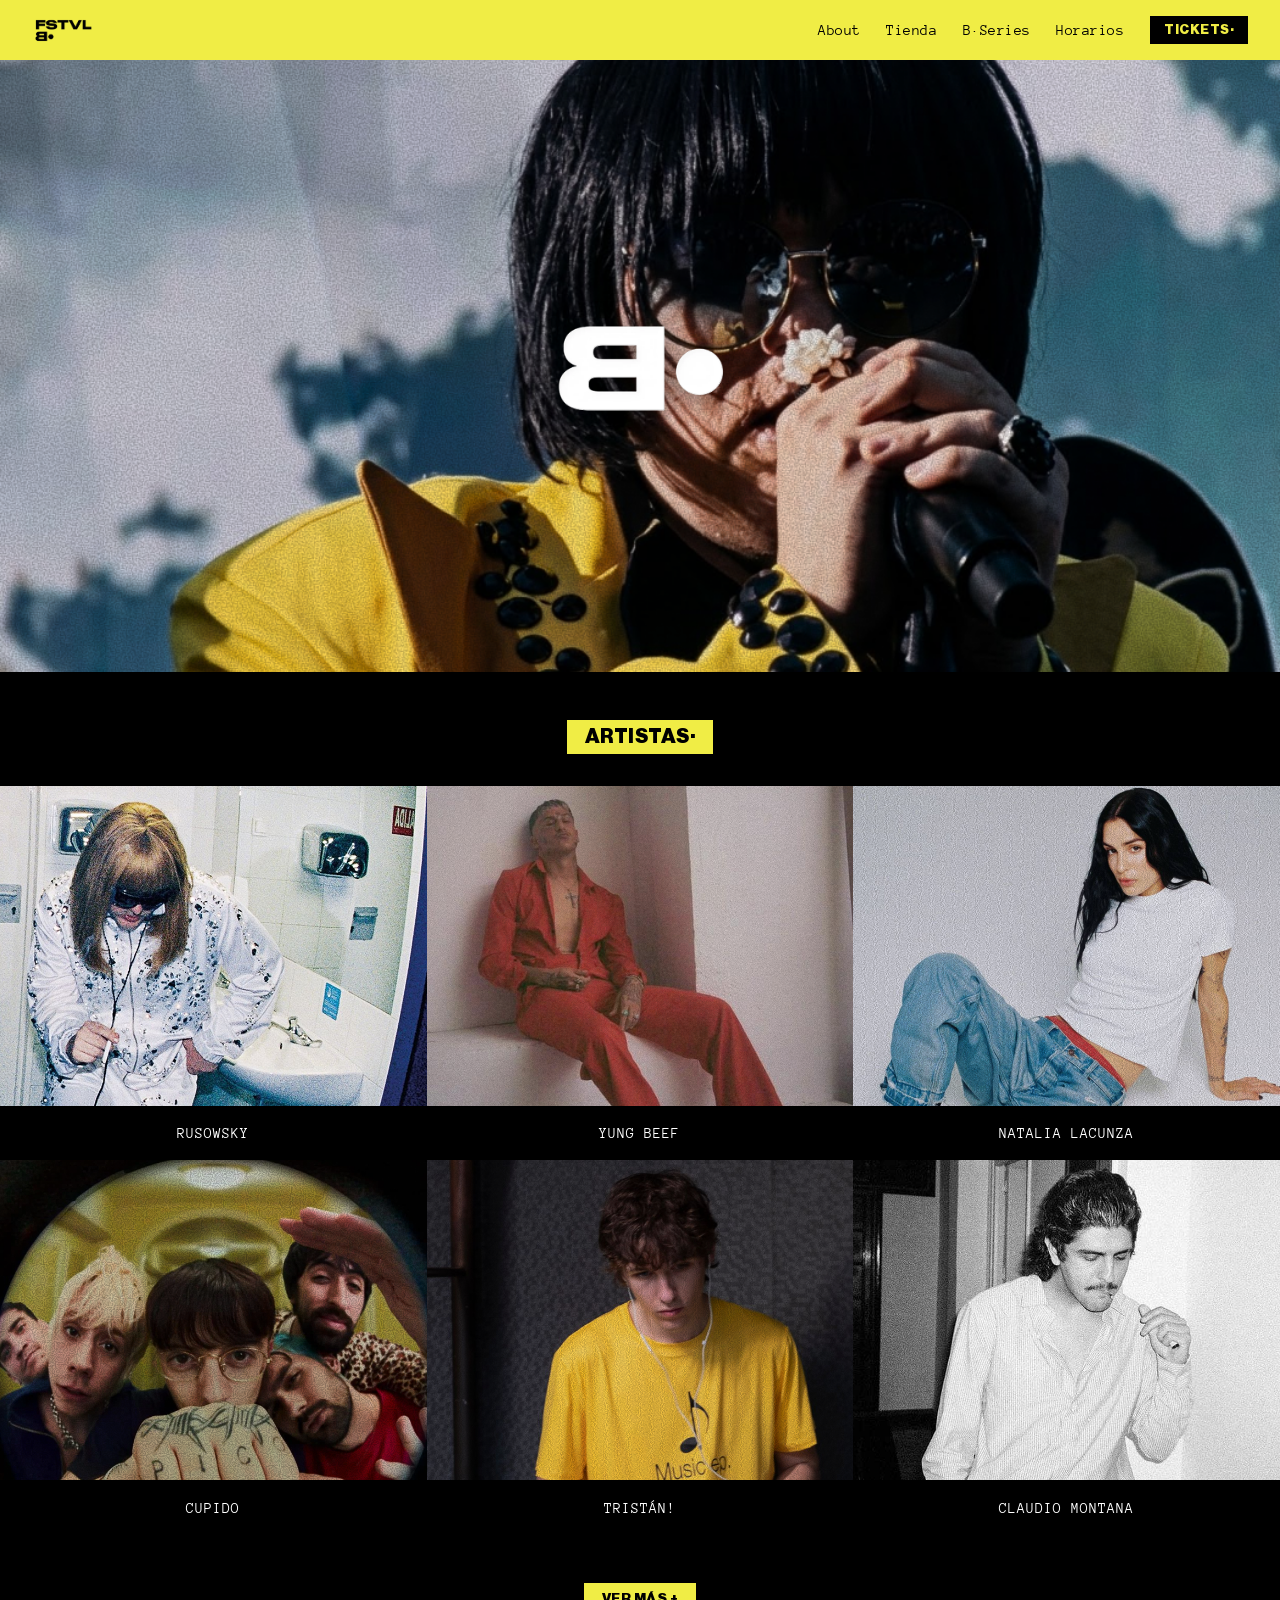
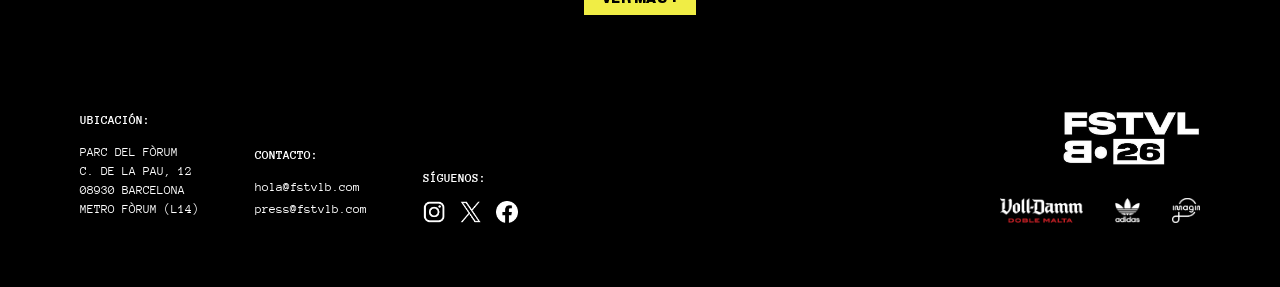
<file: index.html>
<!DOCTYPE html>
<html lang="en">
<head>
    <meta charset="UTF-8">
    <meta name="viewport" content="width=device-width, initial-scale=1.0">
    <title>HOME FESTIVAL B</title>
    <link rel="stylesheet" href="css/style.css">
    <link rel="icon" type="image/png" href="multimedia/LOGO BUSCADOR.png">
</head>

<body>
    <!-- BARRA DE NAVEGACIÓN -->
    <nav class="barra">
        <div class="logo">
            <a href="#">
                <img src="multimedia/LOGO MENU.png" alt="FSTVL B.">
            </a>
        </div>

        <ul class="nav-links">
            <li><a href="about.html">About</a></li>
            <li><a href="tienda.html">Tienda</a></li>
            <li><a href="series.html">B·Series</a></li>
            <li><a href="horarios.html">Horarios</a></li>
            <li><a href="tickets.html" class="btn-tickets">TICKETS·</a></li>
        </ul>

        <div class="hamburger">
        <img src="multimedia/icons8-menú-30.png" alt="menu">
        </div>
    </nav>


    <!-- HERO -->
    <header id="hero">
        <img class="hero-bg" src="multimedia/imagen rusow hero.png" alt="Rusowsky">
        <div class="hero-center-logo">
            <img src="multimedia/LOGO.png" alt="Festival B">
        </div>
    </header>


    <!-- SECCIÓN ARTISTAS -->
    <section id="artistas">
        <div class="titulo-contenedor">
        <h2 class="titulo-artistas">ARTISTAS·</h2>
    </div>

    <div class="artistas-grid">
        <div class="columna">
            <img src="multimedia/RUSOW 1.png" alt="Rusowsky">
            <p class="Rusowsky">RUSOWSKY</p>
        </div>

        <div class="columna">
            <img src="multimedia/yung beef.png" alt="Yung Beef">
            <p class="nYung Beef">YUNG BEEF</p>
        </div>

        <div class="columna">
            <img src="multimedia/natalia.png" alt="Natalia Lacunza">
            <p class="Natalia Lacunza">NATALIA LACUNZA</p>
        </div>

        <div class="columna">
            <img src="multimedia/cupido.png" alt="Cupido">
            <p class="Cupido">CUPIDO</p>
        </div>

        <div class="columna">
            <img src="multimedia/tristan.png" alt="Tristan">
            <p class="Tristan">TRISTÁN!</p>
        </div>

        <div class="columna">
            <img src="multimedia/claudio.png" alt="Claudio Montana">
            <p class="Claudio Montana">CLAUDIO MONTANA</p>
        </div>
    </div>

    <div class="boton-contenedor">
        <a href="series.html" class="btn-ver-mas">VER MÁS +</a>
    </div>
    </section>
    
    <!-- FOOTER -->
    <footer id="footer">
        <div class="footer-contenedor">
            
            <div class="footer-info">
                <div class="info">
                    <p class="info-titulo">UBICACIÓN:</p>
                    <p>PARC DEL FÒRUM
                       C. DE LA PAU, 12
                       08930 BARCELONA
                       METRO FÒRUM (L14)</p>
                </div>

                <div class="info">
                    <p class="info-titulo">CONTACTO:</p>
                    <p>hola@fstvlb.com</p>
                    <p>press@fstvlb.com</p>
                </div>

                <div class="info">
                    <p class="info-titulo">SÍGUENOS:</p>
                    <div class="redes-iconos">
                        <a href="https://www.instagram.com/fstvl_b/?hl=es"><img src="multimedia/logo insta.png" alt="Instagram"></a>

                        <a href="https://x.com/Fstvl_B"><img src="multimedia/logo twitter.png" alt="X"></a>

                        <a href="https://www.facebook.com/fstvlb/?locale=es_ES"><img src="multimedia/logo facebook.png" alt="Facebook"></a>
                    </div>
                </div>

            </div>

            <div class="footer-marcas">
                <div class="logo-festival-footer">
                    <img src="multimedia/logo festival b 2026.png" alt="FSTVL B 26">
                </div>
                <div class="sponsors">
                    <img src="multimedia/logo voll damm.png" alt="Voll-Damm">

                    <img src="multimedia/logo adidas.png" alt="Adidas">

                    <img src="multimedia/logo imagin.png" alt="Imagin">
                </div>
            </div>

        </div>
    </footer>

    <!-- JS -->
    <script src="js/script.js"></script>
</body>
</html>
</file>
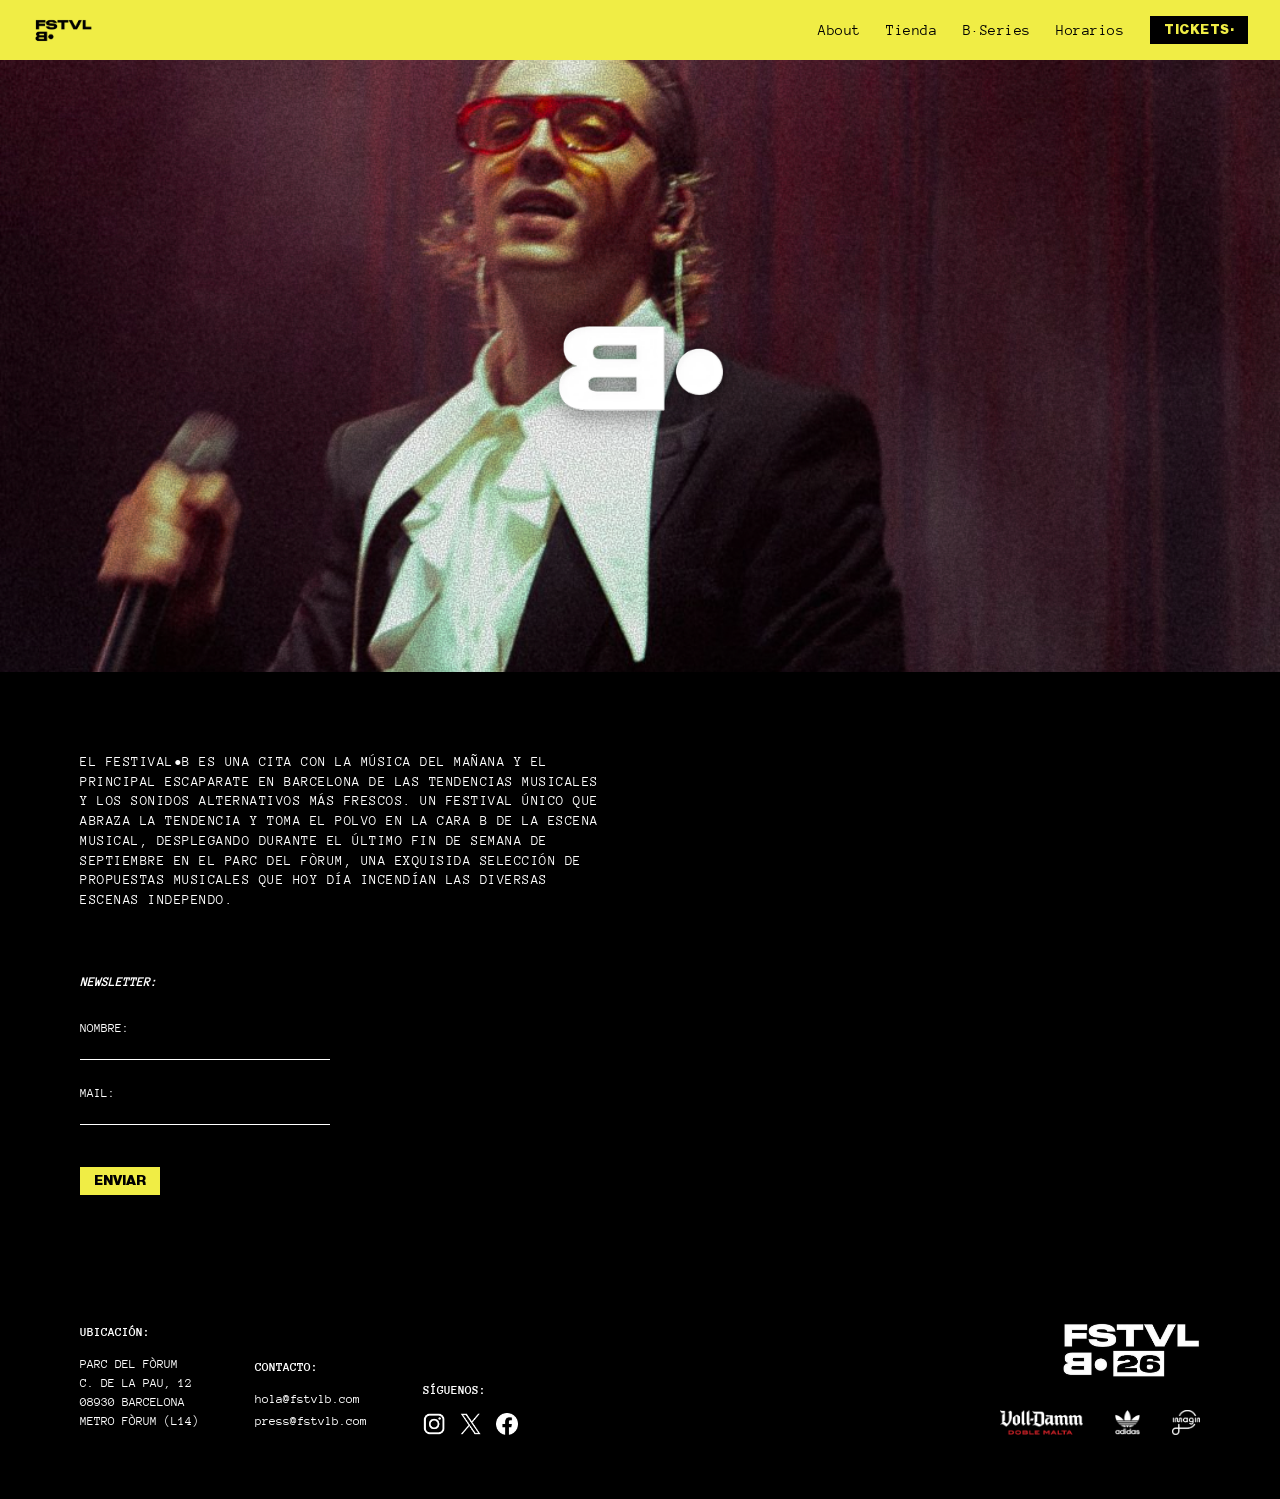
<file: about.html>
<!DOCTYPE html>
<html lang="en">
<head>
    <meta charset="UTF-8">
    <meta name="viewport" content="width=device-width, initial-scale=1.0">
    <title>ABOUT FESTIVAL B·</title>
    <link rel="stylesheet" href="css/style.css">
    <link rel="icon" type="image/png" href="multimedia/LOGO BUSCADOR.png">
</head>
<body>
    <!-- BARRA DE NAVEGACIÓN -->
    <nav class="barra">
        <div class="logo">
            <a href="index.html">
                <img src="multimedia/LOGO MENU.png" alt="FSTVL B.">
            </a>
        </div>

        <ul class="nav-links">
            <li><a href="about.html">About</a></li>
            <li><a href="tienda.html">Tienda</a></li>
            <li><a href="series.html">B·Series</a></li>
            <li><a href="horarios.html">Horarios</a></li>
            <li><a href="tickets.html" class="btn-tickets">TICKETS·</a></li>
        </ul>

        <div class="hamburger">
        <img src="multimedia/icons8-menú-30.png" alt="menu">
        </div>
    </nav>


    <!-- HERO -->
    <header id="hero">
        <img class="hero-bg" src="multimedia/imagen ralphie hero.png" alt="Ralphie">
        <div class="hero-center-logo">
            <img src="multimedia/LOGO.png" alt="Festival B">
        </div>
    </header>


    <!-- ABOUT Y FORMULARIO -->
    <main class="seccion-about">
        <p class="texto-about">
            EL FESTIVAL•B ES UNA CITA CON LA MÚSICA DEL MAÑANA Y EL PRINCIPAL ESCAPARATE EN BARCELONA DE LAS TENDENCIAS MUSICALES Y LOS SONIDOS ALTERNATIVOS MÁS FRESCOS. UN FESTIVAL ÚNICO QUE ABRAZA LA TENDENCIA Y TOMA EL POLVO EN LA CARA B DE LA ESCENA MUSICAL, DESPLEGANDO DURANTE EL ÚLTIMO FIN DE SEMANA DE SEPTIEMBRE EN EL PARC DEL FÒRUM, UNA EXQUISIDA SELECCIÓN DE PROPUESTAS MUSICALES QUE HOY DÍA INCENDÍAN LAS DIVERSAS ESCENAS INDEPENDO.
        </p>

        <form class="formulario-newsletter">
            <h3 class="newsletter-titulo">NEWSLETTER:</h3>

            <div class="campo-form">
                <label for="nombre">NOMBRE:</label>
                <input type="text" id="nombre" name="nombre">
            </div>

            <div class="form">
                <label for="mail">MAIL:</label>
                <input type="email" id="mail" name="mail">
            </div>

            <button type="submit" class="btn-enviar">ENVIAR</button>
        </form>
    </main>


        <!-- FOOTER -->
    <footer id="footer">
        <div class="footer-contenedor">
            
            <div class="footer-info">
                <div class="info">
                    <p class="info-titulo">UBICACIÓN:</p>
                    <p>PARC DEL FÒRUM
                       C. DE LA PAU, 12
                       08930 BARCELONA
                       METRO FÒRUM (L14)</p>
                </div>

                <div class="info">
                    <p class="info-titulo">CONTACTO:</p>
                    <p>hola@fstvlb.com</p>
                    <p>press@fstvlb.com</p>
                </div>

                <div class="info">
                    <p class="info-titulo">SÍGUENOS:</p>
                    <div class="redes-iconos">
                        <a href="https://www.instagram.com/fstvl_b/?hl=es"><img src="multimedia/logo insta.png" alt="Instagram"></a>

                        <a href="https://x.com/Fstvl_B"><img src="multimedia/logo twitter.png" alt="X"></a>

                        <a href="https://www.facebook.com/fstvlb/?locale=es_ES"><img src="multimedia/logo facebook.png" alt="Facebook"></a>
                    </div>
                </div>

            </div>

            <div class="footer-marcas">
                <div class="logo-festival-footer">
                    <img src="multimedia/logo festival b 2026.png" alt="FSTVL B 26">
                </div>
                <div class="sponsors">
                    <img src="multimedia/logo voll damm.png" alt="Voll-Damm">

                    <img src="multimedia/logo adidas.png" alt="Adidas">

                    <img src="multimedia/logo imagin.png" alt="Imagin">
                </div>
            </div>

        </div>
    </footer>

    <!-- JS -->
    <script src="js/script.js"></script>
</body>
</html>
</file>
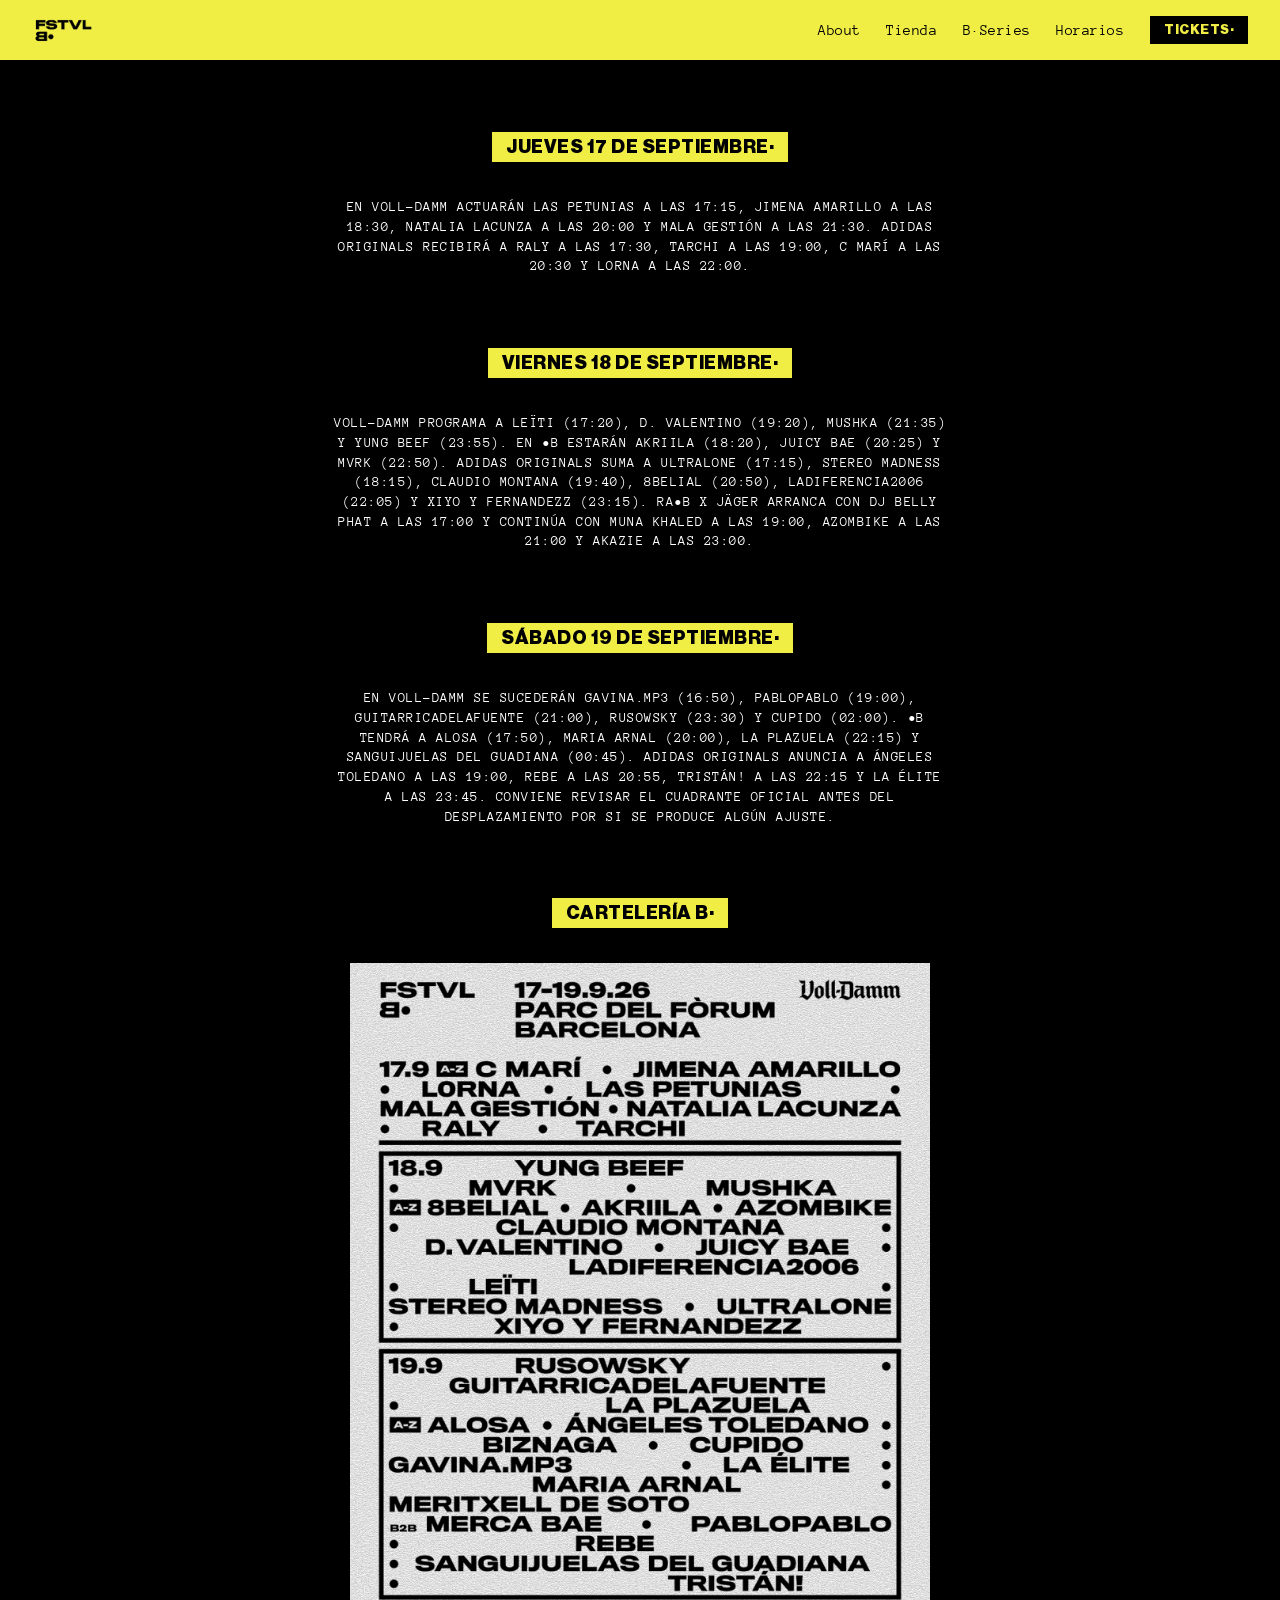
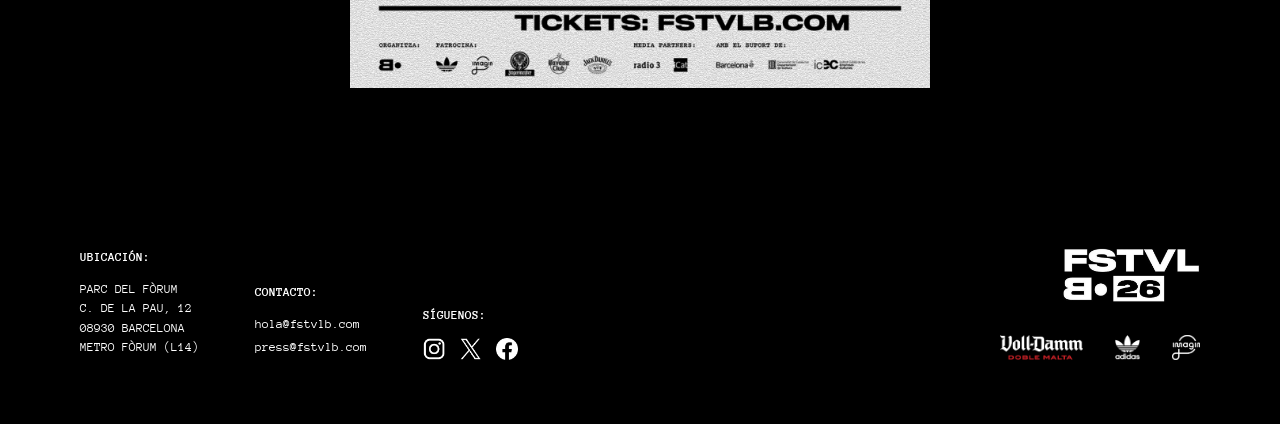
<file: horarios.html>
<!DOCTYPE html>
<html lang="en">
<head>
    <meta charset="UTF-8">
    <meta name="viewport" content="width=device-width, initial-scale=1.0">
    <title>HORARIOS FESTIVAL B·</title>
    <link rel="stylesheet" href="css/style.css">
    <link rel="icon" type="image/png" href="multimedia/LOGO BUSCADOR.png">
</head>
<body>
     <!-- BARRA DE NAVEGACIÓN -->
    <nav class="barra">
        <div class="logo">
            <a href="index.html">
                <img src="multimedia/LOGO MENU.png" alt="FSTVL B.">
            </a>
        </div>

        <ul class="nav-links">
            <li><a href="about.html">About</a></li>
            <li><a href="tienda.html">Tienda</a></li>
            <li><a href="series.html">B·Series</a></li>
            <li><a href="horarios.html">Horarios</a></li>
            <li><a href="tickets.html" class="btn-tickets">TICKETS·</a></li>
        </ul>

        <div class="hamburger">
        <img src="multimedia/icons8-menú-30.png" alt="menu">
        </div>
    </nav>


    <!-- SECCIÓN HORARIOS Y CARTELERÍA -->
    <main class="seccion-horarios">

        <!-- JUEVES -->
        <article class="bloque-dia">
            <h2 class="etiqueta-dia">JUEVES 17 DE SEPTIEMBRE·</h2>
            <p class="texto-horario">
                EN VOLL-DAMM ACTUARÁN LAS PETUNIAS A LAS 17:15, JIMENA AMARILLO A LAS 18:30, NATALIA LACUNZA A LAS 20:00 Y MALA GESTIÓN A LAS 21:30. ADIDAS ORIGINALS RECIBIRÁ A RALY A LAS 17:30, TARCHI A LAS 19:00, C MARÍ A LAS 20:30 Y LORNA A LAS 22:00.
            </p>
        </article>

        <!-- VIERNES -->
        <article class="bloque-dia">
            <h2 class="etiqueta-dia">VIERNES 18 DE SEPTIEMBRE·</h2>
            <p class="texto-horario">
                VOLL-DAMM PROGRAMA A LEÏTI (17:20), D. VALENTINO (19:20), MUSHKA (21:35) Y YUNG BEEF (23:55). EN •B ESTARÁN AKRIILA (18:20), JUICY BAE (20:25) Y MVRK (22:50). ADIDAS ORIGINALS SUMA A ULTRALONE (17:15), STEREO MADNESS (18:15), CLAUDIO MONTANA (19:40), 8BELIAL (20:50), LADIFERENCIA2006 (22:05) Y XIYO Y FERNANDEZZ (23:15). RA•B X JÄGER ARRANCA CON DJ BELLY PHAT A LAS 17:00 Y CONTINÚA CON MUNA KHALED A LAS 19:00, AZOMBIKE A LAS 21:00 Y AKAZIE A LAS 23:00.
            </p>
        </article>

        <!-- SÁBADO -->
        <article class="bloque-dia">
            <h2 class="etiqueta-dia">SÁBADO 19 DE SEPTIEMBRE·</h2>
            <p class="texto-horario">
                EN VOLL-DAMM SE SUCEDERÁN GAVINA.MP3 (16:50), PABLOPABLO (19:00), GUITARRICADELAFUENTE (21:00), RUSOWSKY (23:30) Y CUPIDO (02:00). •B TENDRÁ A ALOSA (17:50), MARIA ARNAL (20:00), LA PLAZUELA (22:15) Y SANGUIJUELAS DEL GUADIANA (00:45). ADIDAS ORIGINALS ANUNCIA A ÁNGELES TOLEDANO A LAS 19:00, REBE A LAS 20:55, TRISTÁN! A LAS 22:15 Y LA ÉLITE A LAS 23:45. CONVIENE REVISAR EL CUADRANTE OFICIAL ANTES DEL DESPLAZAMIENTO POR SI SE PRODUCE ALGÚN AJUSTE.
            </p>
        </article>

        <!-- CARTELERÍA B -->
        <section class="bloque-cartel">
            <h2 class="etiqueta-dia">CARTELERÍA B·</h2>
            
            <div class="cartel-contenedor">
                <img src="multimedia/cartel.png" alt="Cartel Festival B 2026">
                <a href="multimedia/cartel festival b.png" download class="btn-descargar">DESCARGAR·</a>
            </div>
        </section>

    </main>


    <!-- FOOTER -->
    <footer id="footer">
        <div class="footer-contenedor">
            
            <div class="footer-info">
                <div class="info">
                    <p class="info-titulo">UBICACIÓN:</p>
                    <p>PARC DEL FÒRUM
                       C. DE LA PAU, 12
                       08930 BARCELONA
                       METRO FÒRUM (L14)</p>
                </div>

                <div class="info">
                    <p class="info-titulo">CONTACTO:</p>
                    <p>hola@fstvlb.com</p>
                    <p>press@fstvlb.com</p>
                </div>

                <div class="info">
                    <p class="info-titulo">SÍGUENOS:</p>
                    <div class="redes-iconos">
                        <a href="https://www.instagram.com/fstvl_b/?hl=es"><img src="multimedia/logo insta.png" alt="Instagram"></a>

                        <a href="https://x.com/Fstvl_B"><img src="multimedia/logo twitter.png" alt="X"></a>

                        <a href="https://www.facebook.com/fstvlb/?locale=es_ES"><img src="multimedia/logo facebook.png" alt="Facebook"></a>
                    </div>
                </div>

            </div>

            <div class="footer-marcas">
                <div class="logo-festival-footer">
                    <img src="multimedia/logo festival b 2026.png" alt="FSTVL B 26">
                </div>
                <div class="sponsors">
                    <img src="multimedia/logo voll damm.png" alt="Voll-Damm">

                    <img src="multimedia/logo adidas.png" alt="Adidas">

                    <img src="multimedia/logo imagin.png" alt="Imagin">
                </div>
            </div>

        </div>
    </footer>
    
    <!-- JS -->
    <script src="js/script.js"></script>
</body>
</html>
</file>
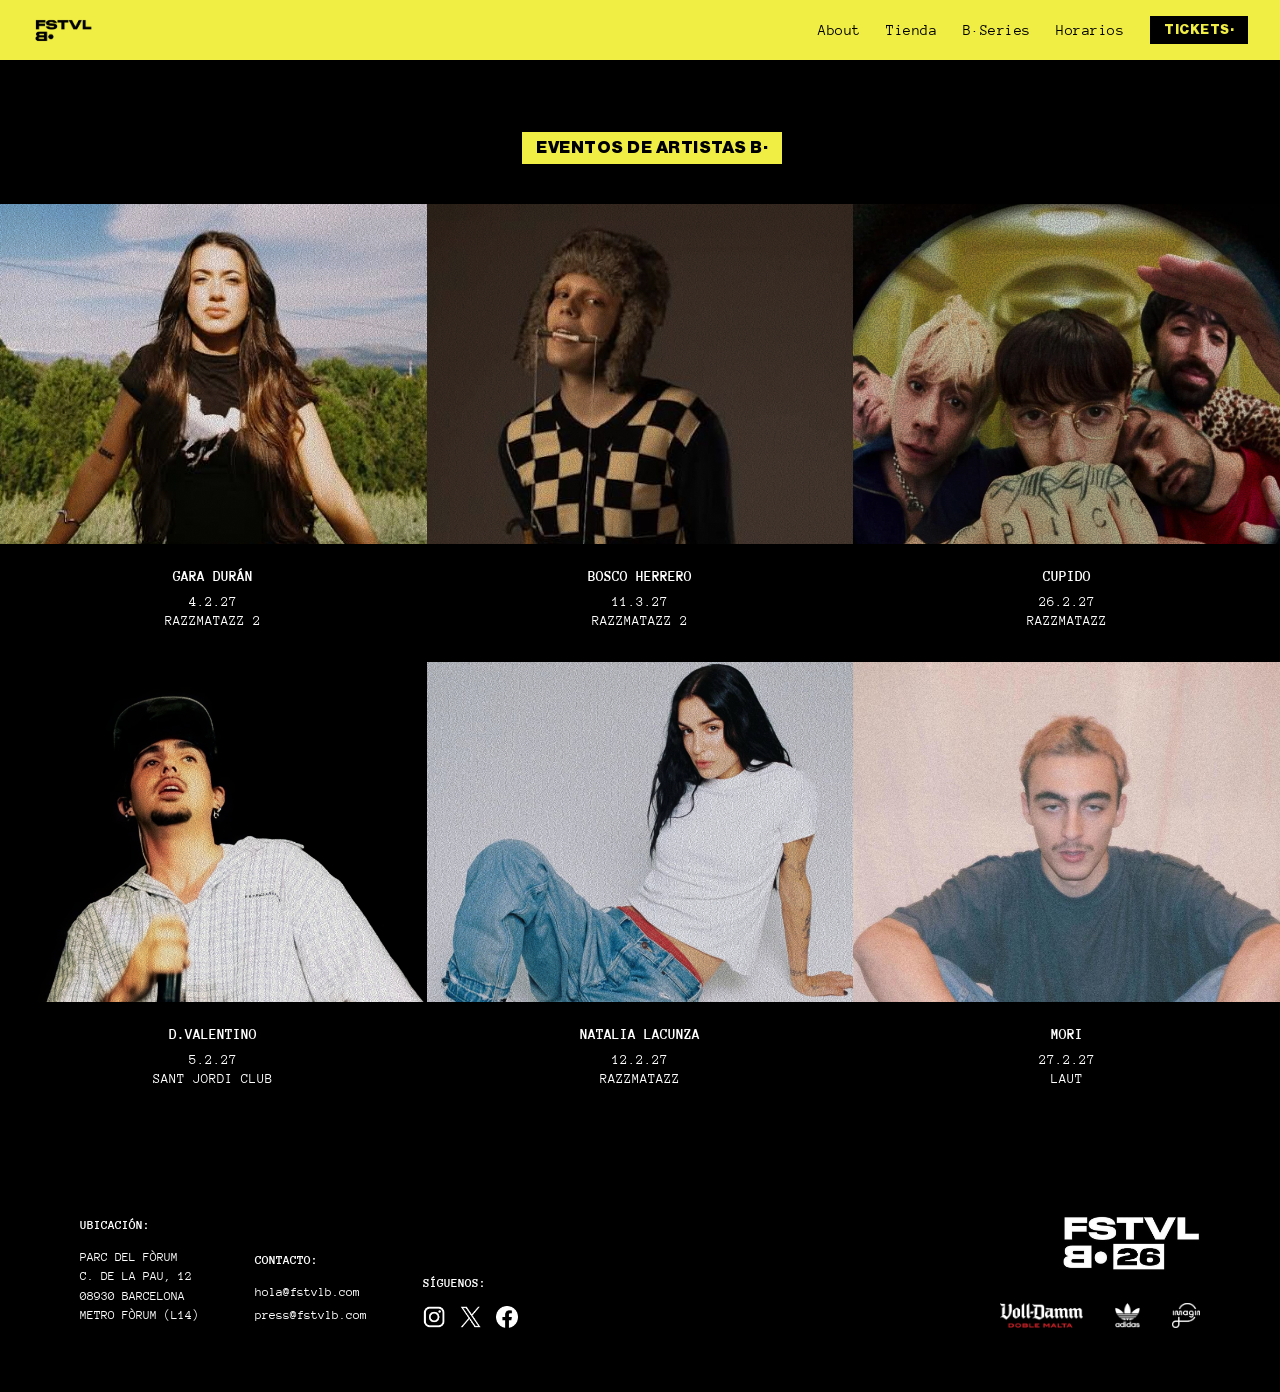
<file: series.html>
<!DOCTYPE html>
<html lang="en">
<head>
    <meta charset="UTF-8">
    <meta name="viewport" content="width=device-width, initial-scale=1.0">
    <title>B·SERIES</title>
    <link rel="stylesheet" href="css/style.css">
    <link rel="icon" type="image/png" href="multimedia/LOGO BUSCADOR.png">
</head>
<body>

    <!-- BARRA DE NAVEGACIÓN -->
    <nav class="barra">
        <div class="logo">
            <a href="index.html">
                <img src="multimedia/LOGO MENU.png" alt="FSTVL B.">
            </a>
        </div>

        <ul class="nav-links">
            <li><a href="about.html">About</a></li>
            <li><a href="tienda.html">Tienda</a></li>
            <li><a href="series.html">B·Series</a></li>
            <li><a href="horarios.html">Horarios</a></li>
            <li><a href="tickets.html" class="btn-tickets">TICKETS·</a></li>
        </ul>

        <div class="hamburger">
        <img src="multimedia/icons8-menú-30.png" alt="menu">
        </div>
    </nav>

    <!-- SECCIÓN -->
    <main class="seccion-series">
        <div class="titulo-contenedor">
            <h2 class="titulo-series">EVENTOS DE ARTISTAS B·</h2>
        </div>

        <div class="series-grid">
            <!-- GARA DURÁN -->
            <div class="tarjeta-serie">
                <div class="foto-caja">
                    <img src="multimedia/gara.png" alt="Gara Durán">
                    <a href="#" class="btn-serie-ticket">TICKETS·</a>
                </div>
                <div class="info-serie">
                    <h3>GARA DURÁN</h3>
                    <p>4.2.27</p>
                    <p>RAZZMATAZZ 2</p>
                </div>
            </div>

            <!-- BOSCO HERRERO -->
            <div class="tarjeta-serie">
                <div class="foto-caja">
                    <img src="multimedia/bosco.png" alt="Bosco Herrero">
                    <a href="#" class="btn-serie-ticket">TICKETS·</a>
                </div>
                <div class="info-serie">
                    <h3>BOSCO HERRERO</h3>
                    <p>11.3.27</p>
                    <p>RAZZMATAZZ 2</p>
                </div>
            </div>

            <!-- CUPIDO -->
            <div class="tarjeta-serie">
                <div class="foto-caja">
                    <img src="multimedia/cupido.png" alt="Cupido">
                    <a href="#" class="btn-serie-ticket">TICKETS·</a>
                </div>
                <div class="info-serie">
                    <h3>CUPIDO</h3>
                    <p>26.2.27</p>
                    <p>RAZZMATAZZ</p>
                </div>
            </div>

            <!-- D.VALENTINO -->
            <div class="tarjeta-serie">
                <div class="foto-caja">
                    <img src="multimedia/dvalentino.png" alt="D.Valentino">
                    <a href="#" class="btn-serie-ticket">TICKETS·</a>
                </div>
                <div class="info-serie">
                    <h3>D.VALENTINO</h3>
                    <p>5.2.27</p>
                    <p>SANT JORDI CLUB</p>
                </div>
            </div>

            <!-- NATALIA LACUNZA -->
            <div class="tarjeta-serie">
                <div class="foto-caja">
                    <img src="multimedia/natalia.png" alt="Natalia Lacunza">
                    <a href="#" class="btn-serie-ticket">TICKETS·</a>
                </div>
                <div class="info-serie">
                    <h3>NATALIA LACUNZA</h3>
                    <p>12.2.27</p>
                    <p>RAZZMATAZZ</p>
                </div>
            </div>

            <!-- MORI -->
            <div class="tarjeta-serie">
                <div class="foto-caja">
                    <img src="multimedia/mori.png" alt="Mori">
                    <a href="#" class="btn-serie-ticket">TICKETS·</a>
                </div>
                <div class="info-serie">
                    <h3>MORI</h3>
                    <p>27.2.27</p>
                    <p>LAUT</p>
                </div>
            </div>
        </div>
    </main>


    <!-- FOOTER -->
    <footer id="footer">
        <div class="footer-contenedor">
            
            <div class="footer-info">
                <div class="info">
                    <p class="info-titulo">UBICACIÓN:</p>
                    <p>PARC DEL FÒRUM
                       C. DE LA PAU, 12
                       08930 BARCELONA
                       METRO FÒRUM (L14)</p>
                </div>

                <div class="info">
                    <p class="info-titulo">CONTACTO:</p>
                    <p>hola@fstvlb.com</p>
                    <p>press@fstvlb.com</p>
                </div>

                <div class="info">
                    <p class="info-titulo">SÍGUENOS:</p>
                    <div class="redes-iconos">
                        <a href="https://www.instagram.com/fstvl_b/?hl=es"><img src="multimedia/logo insta.png" alt="Instagram"></a>

                        <a href="https://x.com/Fstvl_B"><img src="multimedia/logo twitter.png" alt="X"></a>

                        <a href="https://www.facebook.com/fstvlb/?locale=es_ES"><img src="multimedia/logo facebook.png" alt="Facebook"></a>
                    </div>
                </div>

            </div>

            <div class="footer-marcas">
                <div class="logo-festival-footer">
                    <img src="multimedia/logo festival b 2026.png" alt="FSTVL B 26">
                </div>
                <div class="sponsors">
                    <img src="multimedia/logo voll damm.png" alt="Voll-Damm">

                    <img src="multimedia/logo adidas.png" alt="Adidas">

                    <img src="multimedia/logo imagin.png" alt="Imagin">
                </div>
            </div>

        </div>
    </footer>

<!-- JS -->
    <script src="js/script.js"></script>
</body>
</html>
</file>
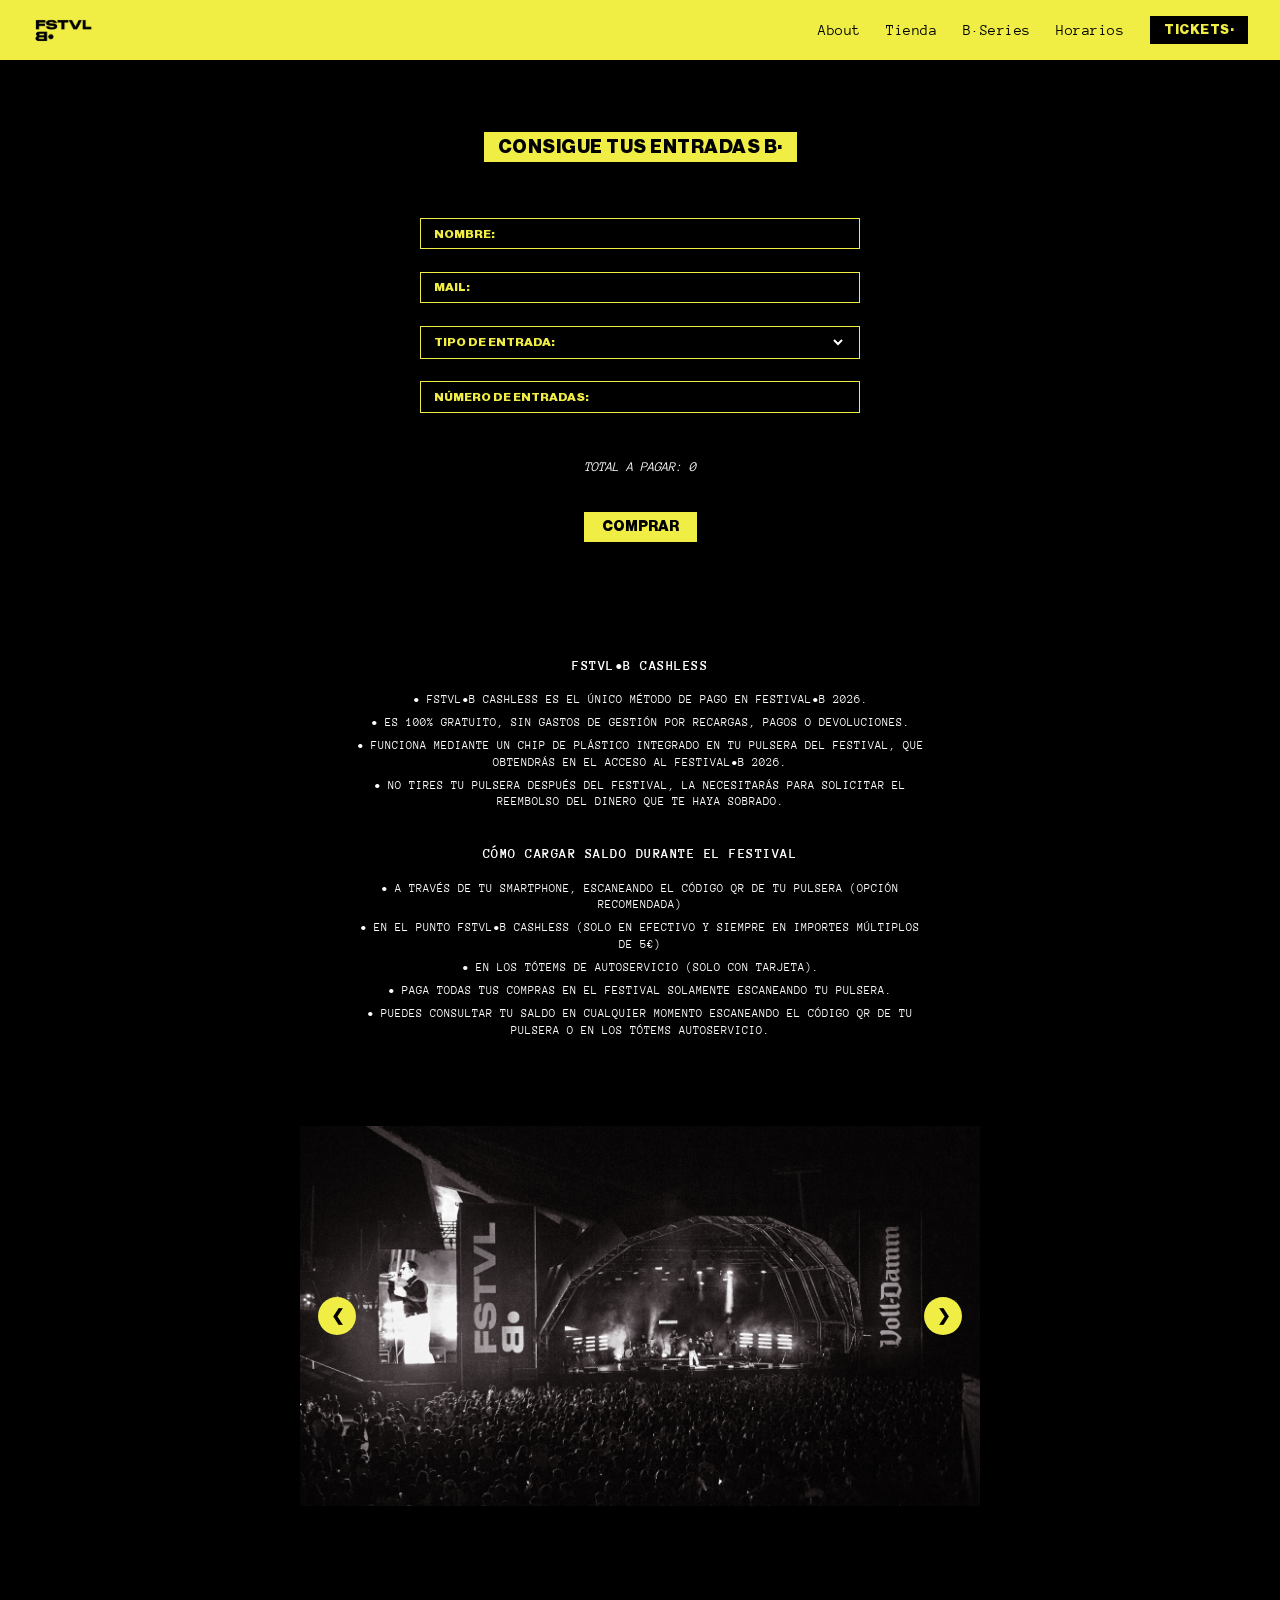
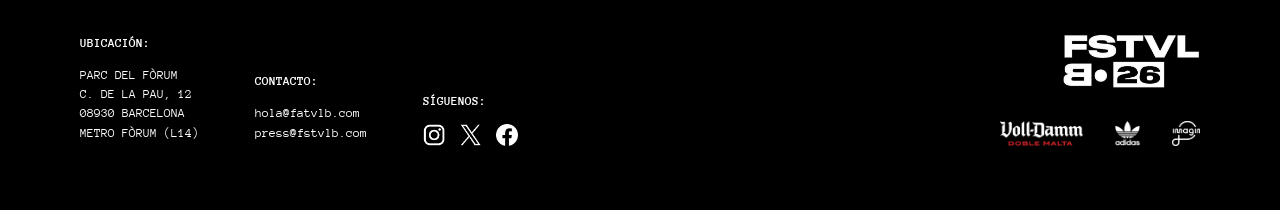
<file: tickets.html>
<!DOCTYPE html>
<html lang="es">
<head>
    <meta charset="UTF-8">
    <meta name="viewport" content="width=device-width, initial-scale=1.0">
    <title>TICKETS FESTIVAL B·</title>
    <link rel="stylesheet" href="css/style.css">
    <link rel="icon" type="image/png" href="multimedia/LOGO BUSCADOR.png">
</head>
<body>

    <!-- BARRA DE NAVEGACIÓN -->
    <nav class="barra">
        <div class="logo">
            <a href="index.html">
                <img src="multimedia/LOGO MENU.png" alt="FSTVL B.">
            </a>
        </div>

        <ul class="nav-links">
            <li><a href="about.html">About</a></li>
            <li><a href="tienda.html">Tienda</a></li>
            <li><a href="series.html">B·Series</a></li>
            <li><a href="horarios.html">Horarios</a></li>
            <li><a href="tickets.html" class="btn-tickets">TICKETS·</a></li>
        </ul>

        <div class="hamburger">
            <img src="multimedia/icons8-menú-30.png" alt="menu">
        </div>
    </nav>

    
    <main class="pagina-entradas">

        <div class="titulo-contenedor-tickets">
            <h2 class="titulo-tickets">CONSIGUE TUS ENTRADAS B·</h2>
        </div>

        <!-- FORMULARIO DE COMPRA -->
        <form id="form-venta-entradas" onsubmit="return comprar()">
            
            <div class="campo-ticket">
                <label for="nombre">NOMBRE:</label>
                <input type="text" id="nombre" name="user_name" required>
            </div>

            <div class="campo-ticket">
                <label for="correo">MAIL:</label>
                <input type="email" id="correo" name="user_email" required>
            </div>

            <div class="campo-ticket">
                <label for="exposicion">TIPO DE ENTRADA:</label>
                <select id="exposicion" onchange="costeTotal()" required>
                    <option value="" disabled selected hidden></option>
                    <option value="e1">Entrada General - 78,50 €</option>
                    <option value="e2">Entrada de día - 29,99 €</option>
                    <option value="e3">Entrada VIP - 120,00 €</option>
                </select>
            </div>

            <div class="campo-ticket">
                <label for="numero">NÚMERO DE ENTRADAS:</label>
                <input type="number" id="numero" min="1" max="10" required oninput="costeTotal()">
            </div>

            <div class="total-pagar">
                <p>TOTAL A PAGAR: <span id="coste">0</span></p>
            </div>

            <button type="submit" class="btn-comprar">COMPRAR</button>
        </form>

        <!-- CASHLESS -->
        <section class="info-cashless">
            <h3>FSTVL•B CASHLESS</h3>
            <ul>
                <li>FSTVL•B CASHLESS ES EL ÚNICO MÉTODO DE PAGO EN FESTIVAL•B 2026.</li>
                <li>ES 100% GRATUITO, SIN GASTOS DE GESTIÓN POR RECARGAS, PAGOS O DEVOLUCIONES.</li>
                <li>FUNCIONA MEDIANTE UN CHIP DE PLÁSTICO INTEGRADO EN TU PULSERA DEL FESTIVAL, QUE OBTENDRÁS EN EL ACCESO AL FESTIVAL•B 2026.</li>
                <li>NO TIRES TU PULSERA DESPUÉS DEL FESTIVAL, LA NECESITARÁS PARA SOLICITAR EL REEMBOLSO DEL DINERO QUE TE HAYA SOBRADO.</li>
            </ul>

            <h3>CÓMO CARGAR SALDO DURANTE EL FESTIVAL</h3>
            <ul>
                <li>A TRAVÉS DE TU SMARTPHONE, ESCANEANDO EL CÓDIGO QR DE TU PULSERA (OPCIÓN RECOMENDADA)</li>
                <li>EN EL PUNTO FSTVL•B CASHLESS (SOLO EN EFECTIVO Y SIEMPRE EN IMPORTES MÚLTIPLOS DE 5€)</li>
                <li>EN LOS TÓTEMS DE AUTOSERVICIO (SOLO CON TARJETA).</li>
                <li>PAGA TODAS TUS COMPRAS EN EL FESTIVAL SOLAMENTE ESCANEANDO TU PULSERA.</li>
                <li>PUEDES CONSULTAR TU SALDO EN CUALQUIER MOMENTO ESCANEANDO EL CÓDIGO QR DE TU PULSERA O EN LOS TÓTEMS AUTOSERVICIO.</li>
            </ul>
        </section>

        <!-- FOTOS -->
        <section class="seccion-carrusel">
            <div class="carrusel-pantalla">
                <div class="slide active">
                    <img src="multimedia/galería foto 1.jpg" alt="Festival Foto 1">
                </div>
                <div class="slide">
                    <img src="multimedia/galería foto 2.png" alt="Festival Foto 2">
                </div>
                <div class="slide">
                    <img src="multimedia/galería foto 3.png" alt="Festival Foto 3">
                </div>
                <div class="slide">
                    <img src="multimedia/galería foto 4.png" alt="Festival Foto 4">
                </div>
            </div>

            <button type="button" class="carrusel-btn btn-prev" onclick="cambiarSlide(-1)">&#10094;</button>
            <button type="button" class="carrusel-btn btn-next" onclick="cambiarSlide(1)">&#10095;</button>
        </section>

    </main>

    <!-- CONFIRMACIÓN -->
    <div id="modal">
        <div class="contenido-modal">
            <h2>COMPRA REALIZADA CON ÉXITO</h2>
            <ul>
                <li><strong>Nombre:</strong> <span id="nom"></span></li>
                <li><strong>Email:</strong> <span id="corr"></span></li>
                <li><strong>Entrada:</strong> <span id="ex"></span></li>
                <li><strong>Cantidad:</strong> <span id="num"></span></li>
                <li><strong>Total:</strong> <span id="ct"></span></li>
            </ul>
            <button type="button" class="btn-comprar" onclick="cerrarVentana()">ACEPTAR</button>
        </div>
    </div>

    
    <!-- FOOTER -->
    <footer id="footer">
        <div class="footer-contenedor">
            <div class="footer-info">
                <div class="info">
                    <p class="info-titulo">UBICACIÓN:</p>
                    <p>PARC DEL FÒRUM<br>C. DE LA PAU, 12<br>08930 BARCELONA<br>METRO FÒRUM (L14)</p>
                </div>

                <div class="info">
                    <p class="info-titulo">CONTACTO:</p>
                    <p>hola@fatvlb.com<br>press@fstvlb.com</p>
                </div>

                <div class="info">
                    <p class="info-titulo">SÍGUENOS:</p>
                    <div class="redes-iconos">
                        <a href="https://www.instagram.com/fstvl_b/?hl=es"><img src="multimedia/logo insta.png" alt="Instagram"></a>
                        <a href="https://x.com/Fstvl_B"><img src="multimedia/logo twitter.png" alt="X"></a>
                        <a href="https://www.facebook.com/fstvlb/?locale=es_ES"><img src="multimedia/logo facebook.png" alt="Facebook"></a>
                    </div>
                </div>
            </div>

            <div class="footer-marcas">
                <div class="logo-festival-footer">
                    <img src="multimedia/logo festival b 2026.png" alt="FSTVL B 26">
                </div>
                <div class="sponsors">
                    <img src="multimedia/logo voll damm.png" alt="Voll-Damm">
                    <img src="multimedia/logo adidas.png" alt="Adidas">
                    <img src="multimedia/logo imagin.png" alt="Imagin">
                </div>
            </div>
        </div>
    </footer>

    <!-- JS -->
    <script src="js/script.js"></script>
</body>
</html>
</file>
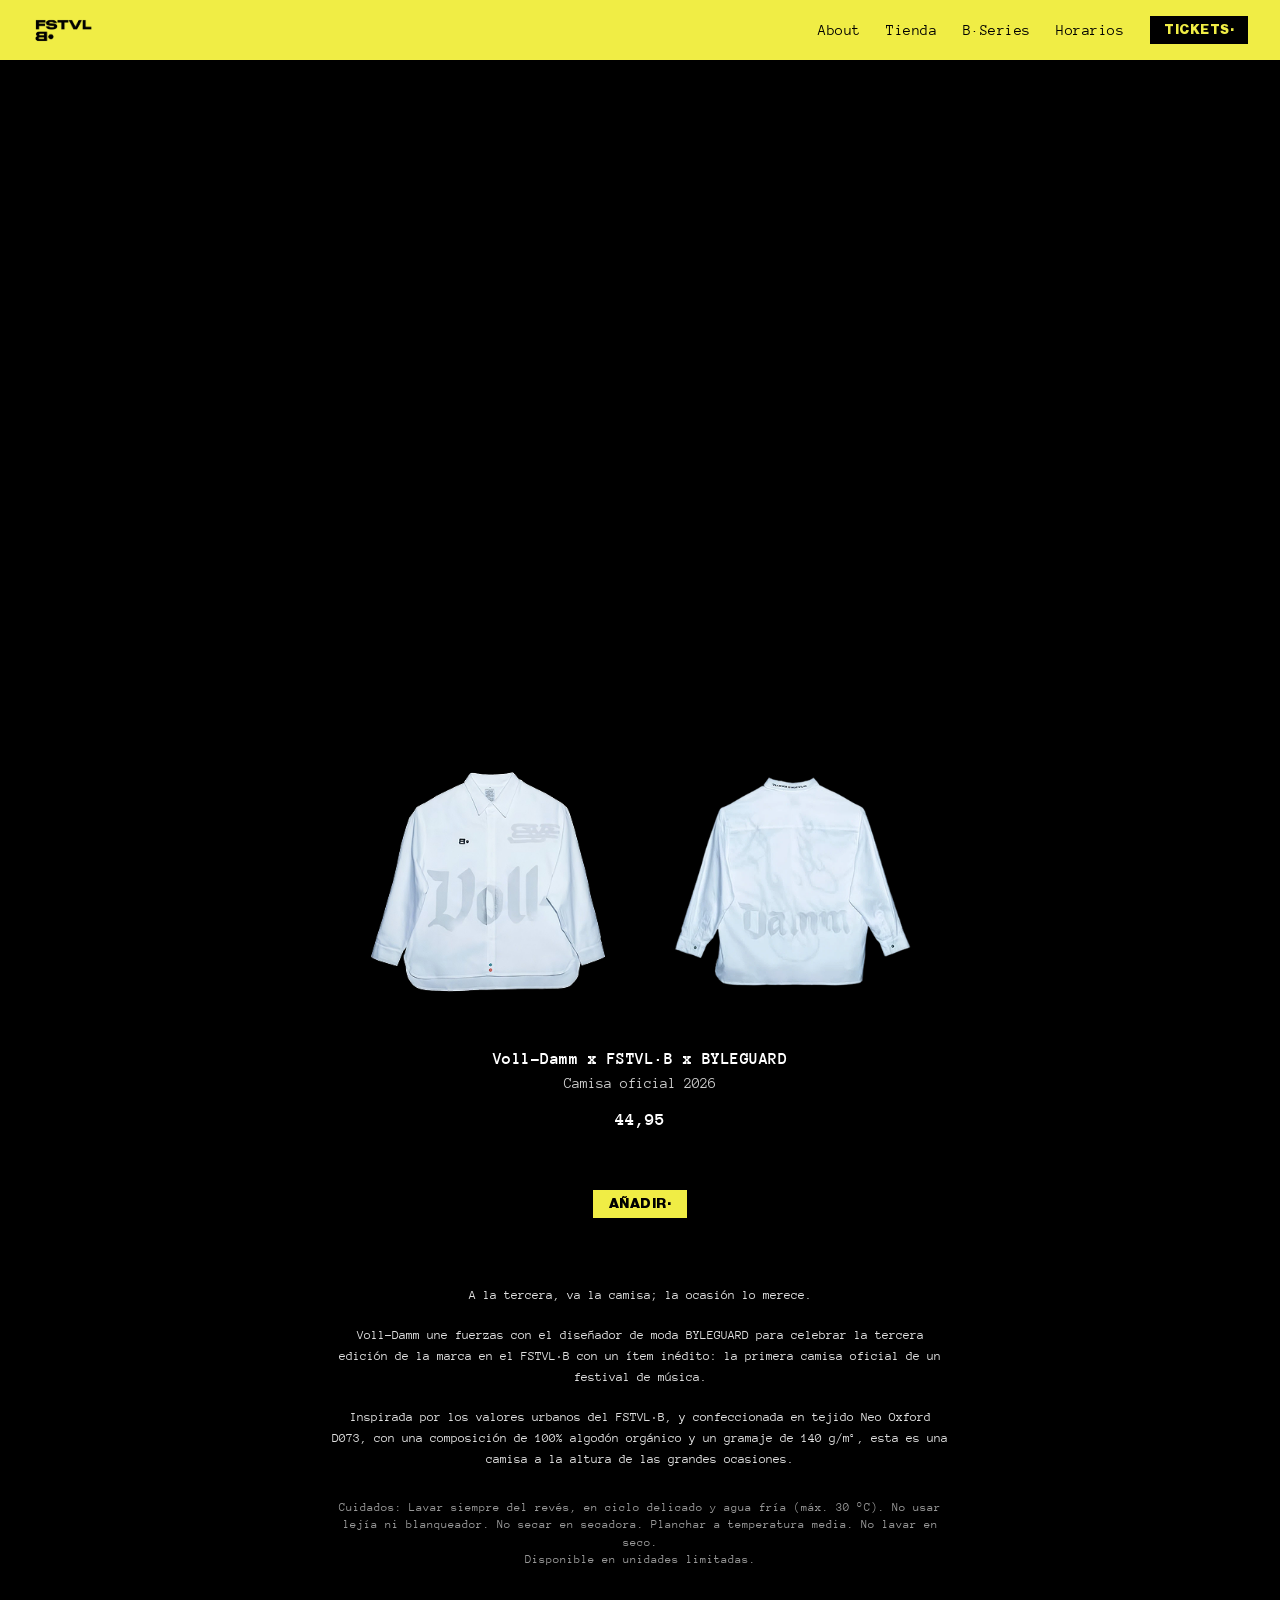
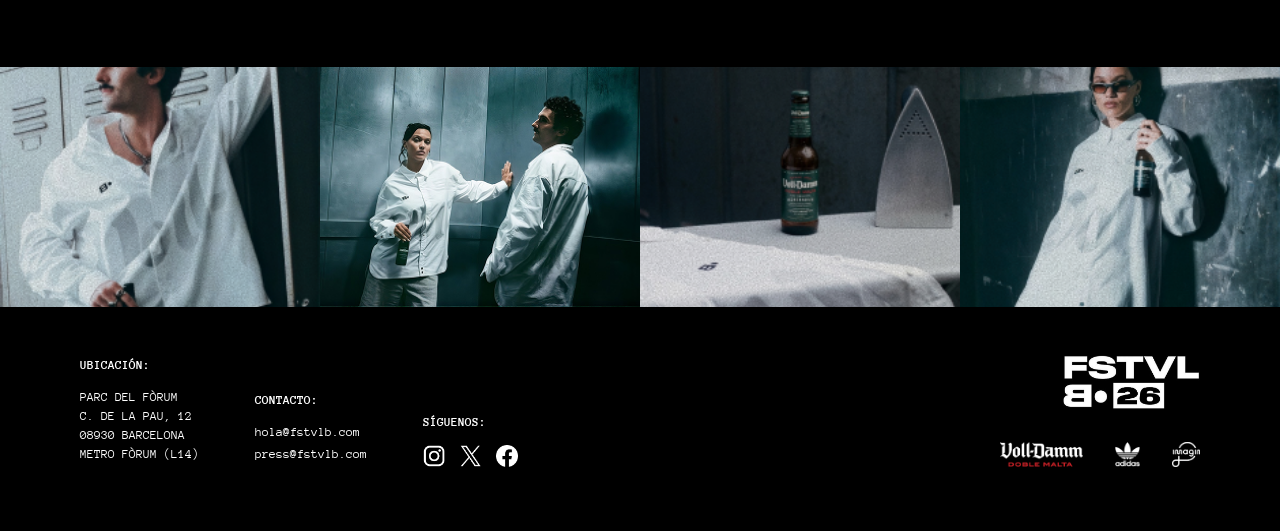
<file: tienda.html>
<!DOCTYPE html>
<html lang="en">
<head>
    <meta charset="UTF-8">
    <meta name="viewport" content="width=device-width, initial-scale=1.0">
    <title>TIENDA FESTIVAL B·</title>
    <link rel="stylesheet" href="css/style.css">
    <link rel="icon" type="image/png" href="multimedia/LOGO BUSCADOR.png">
</head>
<body>
     <!-- BARRA DE NAVEGACIÓN -->
    <nav class="barra">
        <div class="logo">
            <a href="index.html">
                <img src="multimedia/LOGO MENU.png" alt="FSTVL B.">
            </a>
        </div>

        <ul class="nav-links">
            <li><a href="about.html">About</a></li>
            <li><a href="tienda.html">Tienda</a></li>
            <li><a href="series.html">B·Series</a></li>
            <li><a href="horarios.html">Horarios</a></li>
            <li><a href="tickets.html" class="btn-tickets">TICKETS·</a></li>
        </ul>

        <div class="hamburger">
        <img src="multimedia/icons8-menú-30.png" alt="menu">
        </div>
    </nav>

    <!-- VÍDEO -->
    <div class="video-contenedor">
        <video autoplay muted loop playsinline src="multimedia/video hero tienda.m4v"></video>
    </div>

    <!-- PRODUCTO -->
    <section id="producto-tienda">
        <div class="fotos-producto">
            <img src="multimedia/camisa delantera.png" alt="Camisa delantera">
            <img src="multimedia/camisa trasera.png" alt="Camisa trasera">
        </div>

        <div class="info-producto">
            <h3 class="titulo-producto">Voll-Damm x FSTVL·B x BYLEGUARD</h3>
            <p class="subtitulo-producto">Camisa oficial 2026</p>
            <p class="precio-producto">44,95</p>

            <div class="boton-contenedor">
                <a href="#" class="btn-anadir">AÑADIR·</a>
            </div>

            <div class="descripcion-producto">
                <p>A la tercera, va la camisa; la ocasión lo merece.</p>
                
                <p>Voll-Damm une fuerzas con el diseñador de moda BYLEGUARD para celebrar la tercera edición de la marca en el FSTVL·B con un ítem inédito: la primera camisa oficial de un festival de música.</p>
                
                <p>Inspirada por los valores urbanos del FSTVL·B, y confeccionada en tejido Neo Oxford D073, con una composición de 100% algodón orgánico y un gramaje de 140 g/m², esta es una camisa a la altura de las grandes ocasiones.</p>
                
                <p class="cuidados">Cuidados: Lavar siempre del revés, en ciclo delicado y agua fría (máx. 30 °C). No usar lejía ni blanqueador. No secar en secadora. Planchar a temperatura media. No lavar en seco.<br>Disponible en unidades limitadas.</p>
            </div>
        </div>
    </section>
    
    <!-- FOTOS -->
    <section id="galeria-tienda">
        <div class="galeria-grid">
            <img src="multimedia/MODELO 2 CAMISA 1.png" alt="Modelo 1">
            <img src="multimedia/MODELOS CAMISA 1.png" alt="Modelos en grupo">
            <img src="multimedia/CERVEZA FOTO.png" alt="Cerveza">
            <img src="multimedia/MODELO CAMISA 1.png" alt="Modelo 2">
        </div>
    </section>


        <!-- FOOTER -->
    <footer id="footer">
        <div class="footer-contenedor">
            
            <div class="footer-info">
                <div class="info">
                    <p class="info-titulo">UBICACIÓN:</p>
                    <p>PARC DEL FÒRUM
                       C. DE LA PAU, 12
                       08930 BARCELONA
                       METRO FÒRUM (L14)</p>
                </div>

                <div class="info">
                    <p class="info-titulo">CONTACTO:</p>
                    <p>hola@fstvlb.com</p>
                    <p>press@fstvlb.com</p>
                </div>

                <div class="info">
                    <p class="info-titulo">SÍGUENOS:</p>
                    <div class="redes-iconos">
                        <a href="https://www.instagram.com/fstvl_b/?hl=es"><img src="multimedia/logo insta.png" alt="Instagram"></a>

                        <a href="https://x.com/Fstvl_B"><img src="multimedia/logo twitter.png" alt="X"></a>

                        <a href="https://www.facebook.com/fstvlb/?locale=es_ES"><img src="multimedia/logo facebook.png" alt="Facebook"></a>
                    </div>
                </div>

            </div>

            <div class="footer-marcas">
                <div class="logo-festival-footer">
                    <img src="multimedia/logo festival b 2026.png" alt="FSTVL B 26">
                </div>
                <div class="sponsors">
                    <img src="multimedia/logo voll damm.png" alt="Voll-Damm">

                    <img src="multimedia/logo adidas.png" alt="Adidas">

                    <img src="multimedia/logo imagin.png" alt="Imagin">
                </div>
            </div>

        </div>
    </footer>

    <!-- JS -->
    <script src="js/script.js"></script>
</body>
</html>
</file>
<file: css/style.css>
@font-face {
    font-family: 'Neue Haas';
    src: url('../tipografias/NeueHaasDisplayRoman.ttf') format('truetype');
    font-weight: 400;
    font-style: normal;
}

@font-face {
    font-family: 'Neue Haas';
    src: url('../tipografias/NeueHaasDisplayBold.ttf') format('truetype');
    font-weight: 700;
    font-style: normal;
}

@font-face {
    font-family: 'Neue Haas';
    src: url('../tipografias/NeueHaasDisplayBlack.ttf') format('truetype');
    font-weight: 900;
    font-style: normal;
}

@font-face {
    font-family: 'Anonymous Pro';
    src: url('../tipografias/AnonymousPro-Regular.ttf') format('truetype');
    font-weight: 400;
    font-style: normal;
}

@font-face {
    font-family: 'Anonymous Pro';
    src: url('../tipografias/AnonymousPro-Bold.ttf') format('truetype');
    font-weight: 700;
    font-style: normal;
}


:root {
    --bg-yellow: #f0ed45;
    --color-black: #000000;
    --color-white: #ffffff;
    --font-festival: 'Neue Haas', 'Anonymous';
}

* {
    margin: 0;
    padding: 0;
    box-sizing: border-box;
}

body {
    background-color: var(--color-black);
    color: var(--color-black);
    font-family: var(--font-body);
}



/* INDEX.HTML */

/* BARRA NAVEGACION */
.barra {
    position: sticky;
    top: 0;
    z-index: 100;
    height: 60px;
    background-color: var(--bg-yellow);
    display: flex;
    justify-content: space-between;
    align-items: center;
    padding: 0 2rem;
}

.barra .logo img {
    height: 35px;
    display: block;
}

.nav-links {
    list-style: none;
    display: flex;
    align-items: center;
    gap: 1.6rem;
}

.nav-links li a {
    font-family: 'Anonymous Pro', monospace;
    font-weight: 400;
    font-size: 0.95rem;
    letter-spacing: 0.5px;
    color: var(--color-black);
    text-decoration: none;
    transition: color 0.2s ease;
}

.nav-links li a:hover {
    color: var(--color-white);
}


/* Botón TICKETS· */
.nav-links .btn-tickets {
    font-family: 'Neue Haas', sans-serif !important;
    font-weight: 900;
    font-size: 0.82rem;
    letter-spacing: 0.5px;
    background-color: var(--color-black);
    color: var(--bg-yellow);
    padding: 6px 14px;
    text-decoration: none;
    display: inline-block;
    transition: background-color 0.2s ease;
}

.nav-links .btn-tickets:hover {
    background-color: #222222;
    color: var(--bg-yellow);
}

.nav-links li a.btn-tickets:hover {
    color: #ffffff;
    background-color: #222222;
}

.hamburger {
    display: none;
    cursor: pointer;
}

.hamburger img {
    width: 26px;
    height: auto;
    display: block;
}


/* PORTADA RUSOWSKY */
#hero {
    position: relative;
    width: 100%;
    height: 68vh;
    min-height: 420px;
    overflow: hidden;
    background-color: #111;
}

.hero-bg {
    width: 100%;
    height: 100%;
    object-fit: cover;
    object-position: center;
    display: block;
}

.hero-center-logo {
    position: absolute;
    top: 50%;
    left: 50%;
    transform: translate(-50%, -50%);
    pointer-events: none;
    z-index: 10;
}

.hero-center-logo img {
    width: 220px;
    max-width: 30vw;
    display: block;
    filter: drop-shadow(0 4px 12px rgba(0, 0, 0, 0.5));
}



/* ARTISTAS */
#artistas {
    background-color: var(--color-black);
    width: 100%;
    padding-top: 1.5rem;
}

.titulo-contenedor {
    display: flex;
    justify-content: center;
    margin-top: 1.5rem;
    margin-bottom: 2rem;
}

.titulo-artistas {
    font-family: 'Neue Haas', sans-serif;
    font-weight: 900;
    font-size: 1.25rem;
    letter-spacing: 0.5px;
    background-color: var(--bg-yellow);
    color: var(--color-black);
    padding: 5px 18px;
    text-transform: uppercase;
    display: inline-block;
}


.artistas-grid {
    display: grid;
    grid-template-columns: repeat(3, 1fr);
    border-top: 1.5px black;
}

.artistas-grid .columna {
    border-right: 1.5px black;
    border-bottom: 1.5px black;
    display: flex;
    flex-direction: column;
}


.columna img {
    width: 100%;
    height: 320px;
    object-fit: cover; 
    display: block;
}

.columna p {
    color: var(--color-white);
    font-family: 'Anonymous Pro', monospace;
    font-weight: 400;
    font-size: 0.95rem;
    letter-spacing: 1px;
    text-align: center;
    padding: 1.2rem 0;
    background-color: var(--color-black);
}


.boton-contenedor {
    display: flex;
    justify-content: center;
    padding: 3rem 0;
}


.btn-ver-mas {
    font-family: 'Neue Haas', sans-serif;
    font-weight: 900;
    font-size: 0.85rem;
    letter-spacing: 0.5px;
    background-color: var(--bg-yellow);
    color: var(--color-black);
    padding: 8px 18px;
    text-decoration: none;
    display: inline-block;
    transition: color 0.2s ease;
}

.btn-ver-mas:hover {
   color: var(--color-white);
}




/* FOOTER */
#footer {
   background-color: var(--color-black);
    color: var(--color-white);
    width: 100%;
    padding: 3rem 5rem 4rem 5rem;
}

.footer-contenedor {
    display: flex;
    justify-content: space-between;
    align-items: flex-end;
    gap: 2rem;
}

.footer-info {
    display: flex;
    align-items: flex-end;
    gap: 3.5rem;
}

.info {
    font-family: 'Anonymous Pro', monospace;
    font-size: 0.8rem;
    line-height: 1.5;
}


.info p {
    white-space: pre-line;
    margin-bottom: 0.2rem;
}

.info .info-titulo {
    font-weight: 700;
    margin-bottom: 0.8rem;
}

.redes-iconos {
    display: flex;
    align-items: center;
    gap: 0.9rem;
    margin-top: 0.5rem;
}

.redes-iconos img {
    width: 22px;
    height: 22px;
    display: block;
    object-fit: contain;
}

.footer-marcas {
    display: flex;
    flex-direction: column;
    align-items: flex-end;
    gap: 2rem;
}

.logo-festival-footer img {
    height: 55px;
    width: auto;
    display: block;
}

.sponsors {
    display: flex;
    align-items: center;
    gap: 2rem;
}

.sponsors img {
    height: 25px;
    width: auto;
    display: block;
    object-fit: contain;
}

.redes-iconos a img {
    width: 22px;
    height: 22px;
    display: block;
    transition: opacity 0.2s ease;
}

.redes-iconos a:hover img {
    opacity: 0.6;
}




/* TIENDA.HTML */

/* Vídeo */
.video-contenedor {
    width: 100%;
    height: 70vh;
    min-height: 450px;
    background-color: var(--color-black);
    overflow: hidden;
}

.video-contenedor video {
    width: 100%;
    height: 100%;
    object-fit: cover;
    display: block;
}


/* Producto */
#producto-tienda {
    background-color: var(--color-black);
    color: var(--color-white);
    padding: 5rem 2rem;
    display: flex;
    flex-direction: column;
    align-items: center;
}

.fotos-producto {
    display: flex;
    justify-content: center;
    gap: 4rem;
    margin-bottom: 3.5rem;
    width: 100%;
    max-width: 850px;
}

.fotos-producto img {
    width: 30%;
    max-width: 240px;
    height: auto;
    object-fit: contain;
    display: block;
}

.info-producto {
    text-align: center;
    max-width: 620px;
    font-family: 'Anonymous Pro', monospace;
}

.titulo-producto {
    font-size: 1.05rem;
    font-weight: 700;
    margin-bottom: 0.4rem;
    letter-spacing: 0.5px;
}

.subtitulo-producto {
    font-size: 0.95rem;
    margin-bottom: 1.2rem;
    color: #ccc;
}

.precio-producto {
    font-size: 1.15rem;
    font-weight: 700;
    margin-bottom: 0.8rem;
}

.btn-anadir {
    font-family: 'Neue Haas', sans-serif;
    font-weight: 900;
    font-size: 0.85rem;
    letter-spacing: 0.5px;
    background-color: var(--bg-yellow);
    color: var(--color-black);
    padding: 6px 16px;
    text-decoration: none;
    display: inline-block;
    transition: color 0.2s ease;
}

.btn-anadir:hover {
    color: var(--color-white);
}

.descripcion-producto {
    margin-top: 1.2rem;
    font-size: 0.82rem;
    line-height: 1.6;
    color: #e0e0e0;
}

.descripcion-producto p {
    margin-bottom: 1.2rem;
}

.descripcion-producto .cuidados {
    font-size: 0.72rem;
    color: #999;
    line-height: 1.5;
    margin-top: 1.8rem;
}

/* Galería */
#galeria-tienda {
    width: 100%;
    background-color: var(--color-black);
}

.galeria-grid {
    display: grid;
    grid-template-columns: repeat(4, 1fr);
    width: 100%;
}

.galeria-grid img {
    width: 100%;
    height: 240px;
    object-fit: cover;
    display: block;
}




/* ABOUT */
.seccion-about {
    background-color: var(--color-black);
    color: var(--color-white);
    padding: 5rem;
    font-family: 'Anonymous Pro', monospace;
}

.texto-about {
    max-width: 530px;
    font-size: 0.85rem;
    line-height: 1.45;
    letter-spacing: 0.5px;
    margin-bottom: 4rem;
}

.formulario-newsletter {
    max-width: 250px;
    display: flex;
    flex-direction: column;
}

.newsletter-titulo {
    font-style: italic;
    font-weight: 700;
    font-size: 0.85rem;
    margin-bottom: 2rem;
}

.campo-form, .form {
    display: flex;
    flex-direction: column;
    margin-bottom: 1.6rem;
}

.formulario-newsletter label {
    font-size: 0.8rem;
    margin-bottom: 0.4rem;
}

.formulario-newsletter input {
    background: transparent;
    border: none;
    border-bottom: 1.5px solid var(--color-white);
    color: var(--color-white);
    font-family: 'Anonymous Pro', monospace;
    outline: none;
    padding: 2px 0;
}

.btn-enviar {
    align-self: flex-start;
    margin-top: 1rem;
    font-family: 'Neue Haas', sans-serif;
    font-weight: 900;
    font-size: 0.85rem;
    background-color: var(--bg-yellow);
    color: var(--color-black);
    padding: 6px 14px;
    border: none;
    cursor: pointer;
}

.btn-enviar:hover {
    color: var(--color-white);
}




/* B SERIES */
.seccion-series {
    background-color: var(--color-black);
    padding: 3rem 0;
}

.seccion-series .titulo-contenedor {
    text-align: left;
    padding-left: 1.5rem;
    margin-bottom: 2.5rem;
}

.titulo-series {
   display: inline-block;
    background-color: var(--bg-yellow);
    color: var(--color-black);
    font-family: 'Neue Haas', sans-serif;
    font-weight: 900;
    font-size: 1.05rem;
    letter-spacing: 0.5px;
    padding: 6px 14px;
    margin: 0;
}


.series-grid {
    display: grid;
    grid-template-columns: repeat(3, 1fr);
    width: 100%;
}

.tarjeta-serie {
    .tarjeta-serie {
    display: flex;
    flex-direction: column;
    border: none;
}
}

.tarjeta-serie:nth-child(3n) {
    border-right: none;
}

.foto-caja {
    position: relative;
    width: 100%;
    height: 340px;
    background-color: var(--color-black);
    overflow: hidden;
}

.foto-caja img {
    width: 100%;
    height: 100%;
    object-fit: cover;
    display: block;
    transition: opacity 0.3s ease;
}

.btn-serie-ticket {
    position: absolute;
    top: 50%;
    left: 50%;
    transform: translate(-50%, -50%);
    background-color: var(--bg-yellow);
    color: var(--color-black);
    font-family: 'Neue Haas', sans-serif;
    font-weight: 900;
    font-size: 0.85rem;
    letter-spacing: 0.5px;
    padding: 6px 14px;
    text-decoration: none;
    opacity: 0;
    transition: opacity 0.3s ease, color 0.2s ease;
}

.foto-caja:hover img {
    opacity: 0.5;
}

.foto-caja:hover .btn-serie-ticket {
    opacity: 1;
}

.btn-serie-ticket:hover {
    color: var(--color-white);
}

.info-serie {
    background-color: var(--color-black);
    color: var(--color-white);
    text-align: center;
    padding: 1.5rem 1rem 2rem 1rem;
    font-family: 'Anonymous Pro', monospace;
}

.info-serie h3 {
    font-size: 0.95rem;
    margin-bottom: 0.5rem;
}

.info-serie p {
    font-size: 0.85rem;
    line-height: 1.4;
    color: white;
}



/* HORARIOS */

.seccion-horarios {
    background-color: var(--color-black);
    color: var(--color-white);
    display: flex;
    flex-direction: column;
    align-items: center;
    padding: 4.5rem 1.5rem 5rem 1.5rem;
}

/* días */
.bloque-dia {
    display: flex;
    flex-direction: column;
    align-items: center;
    text-align: center;
    max-width: 620px;
    margin-bottom: 4.5rem;
}

/*  cabecera */
.etiqueta-dia {
    display: inline-block;
    background-color: var(--bg-yellow);
    color: var(--color-black);
    font-family: 'Neue Haas', sans-serif;
    font-weight: 900;
    font-size: 1.15rem;
    letter-spacing: 0.5px;
    padding: 4px 14px;
    margin-bottom: 2.2rem;
    white-space: nowrap;
}

/* Párrafos  */
.texto-horario {
    font-family: 'Anonymous Pro', monospace;
    font-size: 0.85rem;
    line-height: 1.45;
    letter-spacing: 0.5px;
    color: var(--color-white);
}

/* cartel */
.bloque-cartel {
    display: flex;
    flex-direction: column;
    align-items: center;
    width: 100%;
    margin-bottom: 2rem;
}

.cartel-contenedor {
    position: relative;
    max-width: 580px;
    width: 100%;
    background-color: var(--color-black);
    overflow: hidden;
    cursor: pointer;
}

.cartel-contenedor img {
    width: 100%;
    height: auto;
    display: block;
    transition: opacity 0.3s ease;
}

/* Botón DESCARGAR */
.btn-descargar {
    position: absolute;
    top: 50%;
    left: 50%;
    transform: translate(-50%, -50%);
    background-color: var(--bg-yellow);
    color: var(--color-black);
    font-family: 'Neue Haas', sans-serif;
    font-weight: 900;
    font-size: 0.85rem;
    letter-spacing: 0.5px;
    padding: 6px 14px;
    text-decoration: none;
    opacity: 0;
    transition: opacity 0.3s ease, color 0.2s ease;
    white-space: nowrap;
}

/* hover */
.cartel-contenedor:hover img {
    opacity: 0.55;
}

.cartel-contenedor:hover .btn-descargar {
    opacity: 1;
}

.btn-descargar:hover {
    color: var(--color-white);
}



/* TICKETS */
.pagina-entradas {
    background-color: var(--color-black);
    color: var(--color-white);
    display: flex;
    flex-direction: column;
    align-items: center;
    padding: 4.5rem 1.5rem 5rem 1.5rem;
    box-sizing: border-box;
}

.titulo-contenedor-tickets {
    margin-bottom: 3.5rem;
    text-align: center;
}

.titulo-tickets {
    display: inline-block;
    background-color: var(--bg-yellow);
    color: var(--color-black);
    font-family: 'Neue Haas', sans-serif;
    font-weight: 900;
    font-size: 1.15rem;
    padding: 4px 14px;
    letter-spacing: 0.5px;
}

/* Formulario */
#form-venta-entradas {
    width: 100%;
    max-width: 440px;
    display: flex;
    flex-direction: column;
    gap: 1.4rem;
}

.campo-ticket {
    display: flex;
    align-items: center;
    border: 1px solid var(--bg-yellow);
    padding: 0.45rem 0.8rem;
    background: transparent;
}

.campo-ticket label {
    font-family: 'Neue Haas', sans-serif;
    font-weight: 900;
    font-size: 0.75rem;
    color: var(--bg-yellow);
    white-space: nowrap;
    margin-right: 0.8rem;
}

.campo-ticket input,
.campo-ticket select {
    background: transparent;
    border: none;
    outline: none;
    color: var(--color-white);
    font-family: 'Anonymous Pro', monospace;
    font-size: 0.85rem;
    width: 100%;
}

.campo-ticket select option {
    background-color: var(--color-black);
    color: var(--color-white);
}

.total-pagar {
    text-align: center;
    font-family: 'Anonymous Pro', monospace;
    font-style: italic;
    font-size: 0.85rem;
    margin: 1.5rem 0 1rem 0;
}

.btn-comprar {
    align-self: center;
    background-color: var(--bg-yellow);
    color: var(--color-black);
    font-family: 'Neue Haas', sans-serif;
    font-weight: 900;
    font-size: 0.9rem;
    padding: 6px 18px;
    border: none;
    cursor: pointer;
    transition: color 0.2s ease;
}

.btn-comprar:hover {
    color: var(--color-white);
}

/* Cashless */
.info-cashless {
    max-width: 580px;
    width: 100%;
    margin-top: 5rem;
    text-align: center;
    font-family: 'Anonymous Pro', monospace;
}

.info-cashless h3 {
    font-family: 'Anonymous Pro', monospace;
    font-size: 0.85rem;
    margin: 2.2rem 0 1.2rem 0;
    letter-spacing: 0.5px;
}

.info-cashless ul {
    list-style: none;
    padding: 0;
    margin: 0;
    font-size: 0.72rem;
    line-height: 1.45;
}

.info-cashless li {
    margin-bottom: 0.4rem;
}

.info-cashless li::before {
    content: "• ";
}

/* Carrusel */
.seccion-carrusel {
    position: relative;
    max-width: 680px;
    width: 100%;
    margin-top: 5rem;
    overflow: hidden;
}

.carrusel-pantalla {
    width: 100%;
    height: 380px;
    position: relative;
}

.slide {
    display: none;
    width: 100%;
    height: 100%;
}

.slide.active {
    display: block;
}

.slide img {
    width: 100%;
    height: 100%;
    object-fit: cover;
    display: block;
}

/* flechas */
.carrusel-btn {
    position: absolute;
    top: 50%;
    transform: translateY(-50%);
    width: 38px;
    height: 38px;
    border-radius: 50%;
    background-color: var(--bg-yellow);
    color: var(--color-black);
    border: none;
    font-weight: 900;
    font-size: 1rem;
    display: flex;
    justify-content: center;
    align-items: center;
    cursor: pointer;
    transition: color 0.2s ease;
}

.carrusel-btn:hover {
    color: var(--color-white);
}

.btn-prev { left: 18px; }
.btn-next { right: 18px; }


#modal {
    display: none;
    position: fixed;
    top: 0;
    left: 0;
    width: 100%;
    height: 100%;
    background-color: rgba(0, 0, 0, 0.85);
    justify-content: center;
    align-items: center;
    z-index: 1000;
}

.contenido-modal {
    background-color: var(--color-black);
    border: 2px solid var(--bg-yellow);
    padding: 2rem;
    max-width: 400px;
    width: 90%;
    text-align: center;
    color: var(--color-white);
    font-family: 'Anonymous Pro', monospace;
}

.contenido-modal h2 {
    font-family: 'Neue Haas', sans-serif;
    font-size: 1.1rem;
    margin-bottom: 1.5rem;
    color: var(--bg-yellow);
}

.contenido-modal ul {
    list-style: none;
    padding: 0;
    margin-bottom: 1.8rem;
    text-align: left;
    font-size: 0.85rem;
    line-height: 1.6;
}




/* RESPONSIVE MÓVIL */

@media (max-width: 768px) {

    .hamburger {
        display: block;
    }

    .nav-links {
        display: none; 
        flex-direction: column;
        position: absolute;
        top: 60px;
        left: 0;
        width: 100%;
        background-color: var(--bg-yellow);
        padding: 1.5rem 0;
        gap: 1.2rem;
        text-align: center;
    }

    .nav-links.active {
        display: flex;
    }

    .hero-center-logo img {
        width: 160px;
    }

    .artistas-grid {
        grid-template-columns: 1fr;
        padding: 0 1.5rem;
        border-top: none;
    }

    .artistas-grid .columna {
        border-right: none;
        border-bottom: 1.5px solid black;
        margin-bottom: 1.5rem;
    }

    .columna img {
        height: 280px;
    }

    .video-contenedor {
        height: 40vh;
        min-height: 250px;
    }

    .fotos-producto {
        flex-direction: column;
        align-items: center;
        gap: 2rem;
    }

    .fotos-producto img {
        width: 80%;
        max-width: 300px;
    }

    .galeria-grid {
        grid-template-columns: repeat(2, 1fr);
    }

    .galeria-grid img {
        height: 180px;
    }

    .galeria-grid .foto-ancha {
        grid-column: span 2;
        height: 220px;
    }

    #footer {
        padding: 3.5rem 1.2rem 2rem 1.2rem;
    }

    .footer-contenedor {
        flex-direction: column-reverse;
        gap: 0.8rem;
        width: 100%;
    }

    .footer-marcas {
        width: 100%;
        align-items: flex-end;
        gap: 0.6rem;
    }

    .logo-festival-footer img {
        height: 38px;
    }

    .sponsors {
        display: flex;
        align-items: center;
        gap: 1rem;
    }

    .sponsors img {
        height: 16px;
    }

    .footer-info {
        display: flex;
        flex-direction: row;
        justify-content: space-between;
        align-items: flex-end;
        width: 100%;
        gap: 0.5rem;
    }

    .info {
        font-size: 0.55rem;
        line-height: 1.4;
    }

    .info .info-titulo {
        margin-bottom: 0.4rem;
    }

    .redes-iconos {
        display: flex;
        gap: 0.4rem;
        margin-top: 0.3rem;
    }

    .redes-iconos img {
        width: 15px;
        height: 15px;
    }

    .seccion-about {
        padding: 3rem 1.4rem;
    }

    .series-grid {
        grid-template-columns: 1fr;
    }

    .tarjeta-serie {
        border-right: none;
    }

    .foto-caja {
        height: 280px;
    }

    .btn-serie-ticket {
        opacity: 1;
    }

   .seccion-horarios {
        padding: 3.5rem 1.4rem 4rem 1.4rem;
    }

    .bloque-dia {
        margin-bottom: 3.5rem;
    }

    .etiqueta-dia {
        font-size: 0.95rem;
        padding: 4px 10px;
        margin-bottom: 1.8rem;
    }

    .texto-horario {
        font-size: 0.8rem;
        line-height: 1.4;
    }

    .btn-descargar {
        opacity: 1;
    }

    .pagina-entradas {
        padding: 3.5rem 1.4rem 4rem 1.4rem;
    }

    .titulo-tickets {
        font-size: 0.95rem;
    }

    #form-venta-entradas {
        max-width: 100%;
    }

    .carrusel-pantalla {
        height: 240px;
    }

    .carrusel-btn {
        width: 30px;
        height: 30px;
        font-size: 0.8rem;
    }
}
</file>
